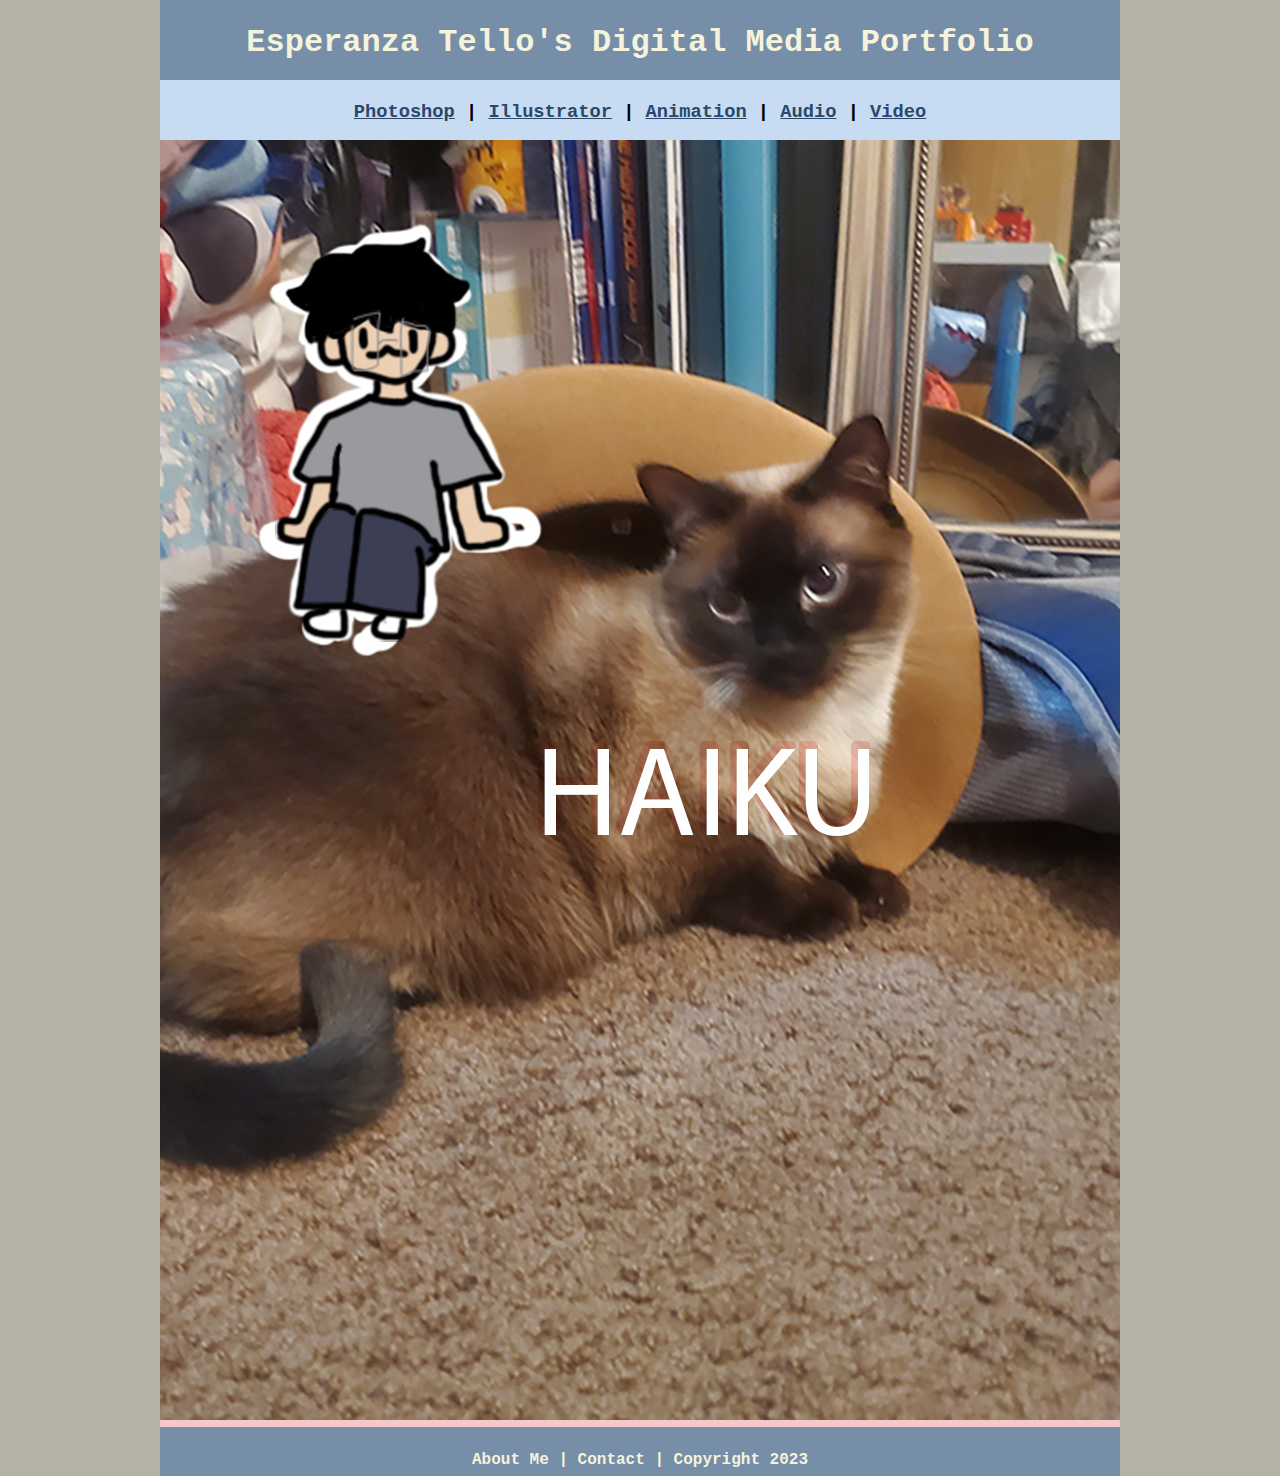
<file: index.html>
<!DOCTYPE html>
<html class="homePage">
<head>
	<!-- This is a comment! Text here will be ignored by the browser. -->
	<meta charset="UTF-8">
	<title>Esperanza Tello's Digital Media Portfolio</title>
	<link href="myCSS.css" rel="stylesheet" type="text/css">
</head>
<body>
<div class="container">
  <div class="header">
  	<h1>Esperanza Tello's Digital Media Portfolio</h1>
  </div>
  <div class="nav">
    <h3><a href="photoshop/index.html">Photoshop</a> | <a href="illustrator/index.html">Illustrator</a> | <a href="animate/index.html">Animation</a> | <a href="audition/index.html">Audio</a> | <a href="video/index.html">Video</a> </h3>
  </div>
  <div class="content">
	  <img src="photoshop/hiakuismycat.jpg" alt="Welcome! width="500">
  </div>
  <div class="footer">
    <h4> About Me | Contact | Copyright 2023</h4>
  </div>
</div>
</body>
</html>
</file>
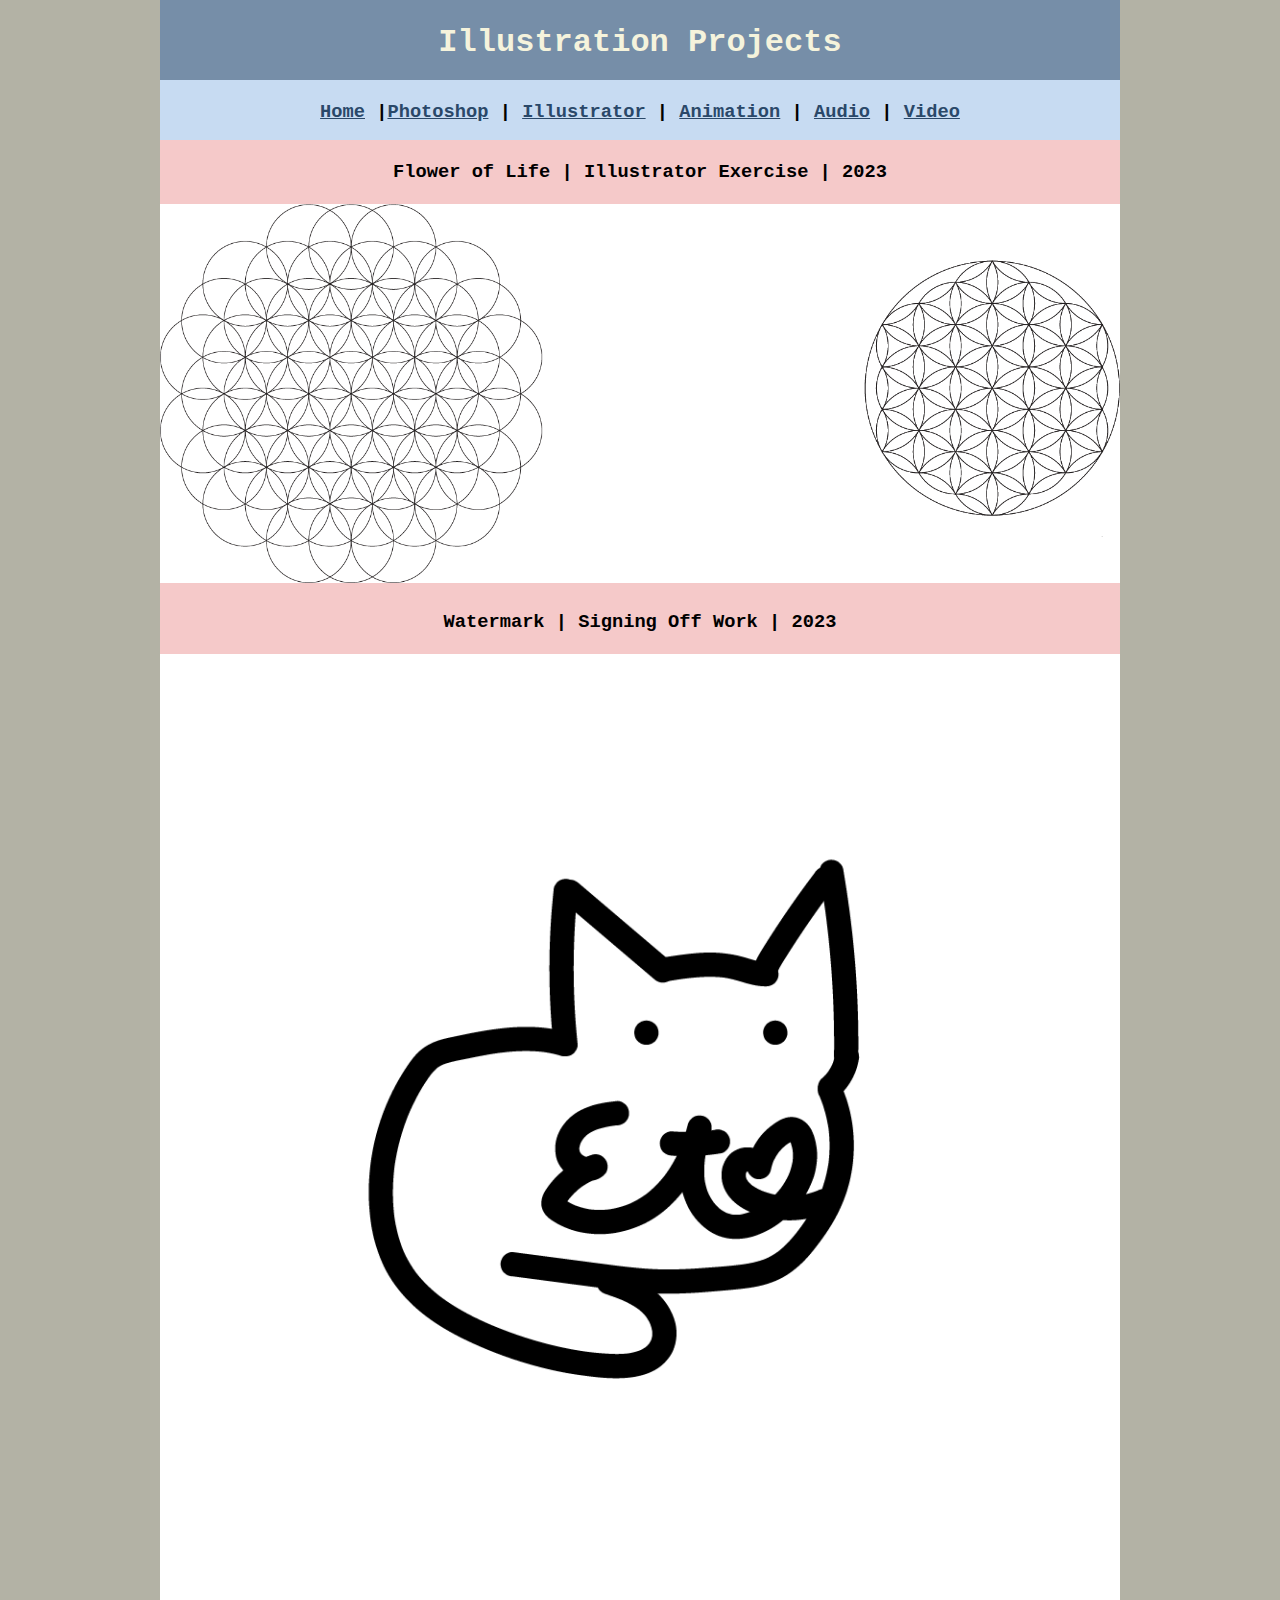
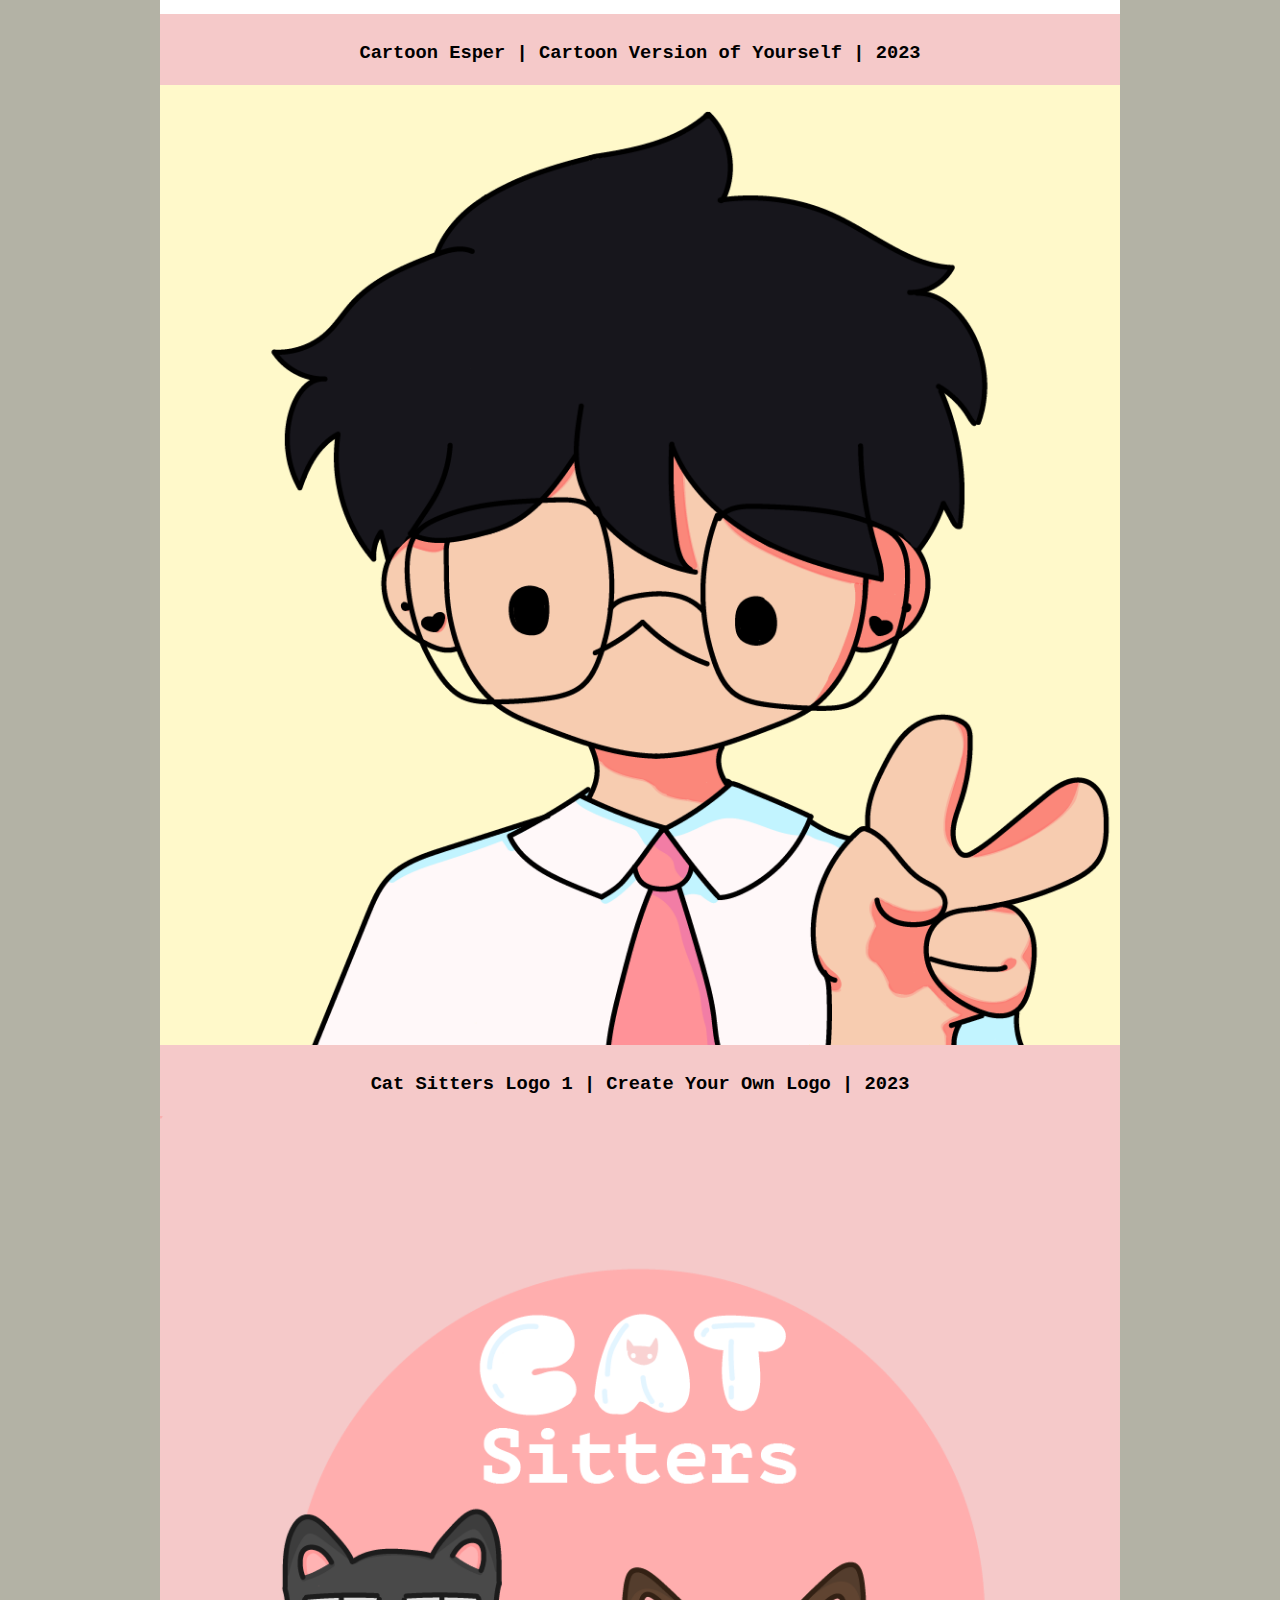
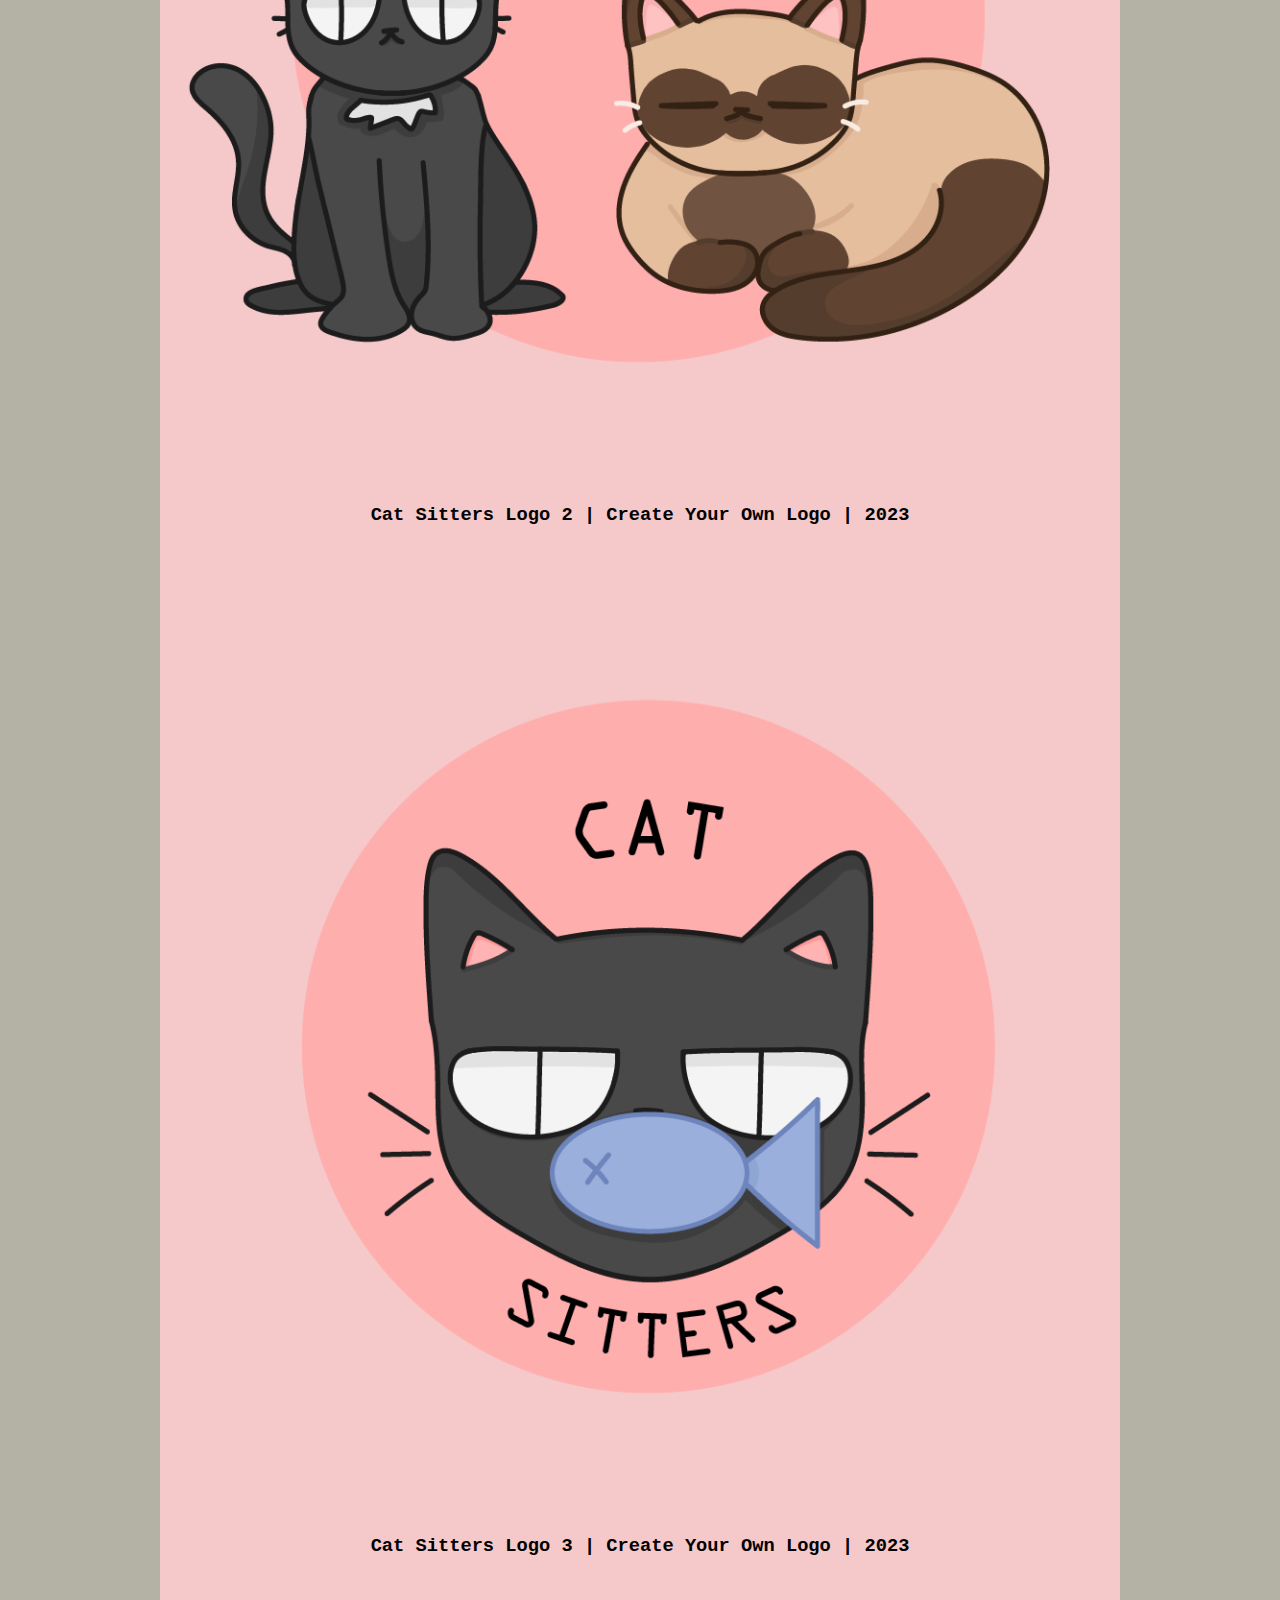
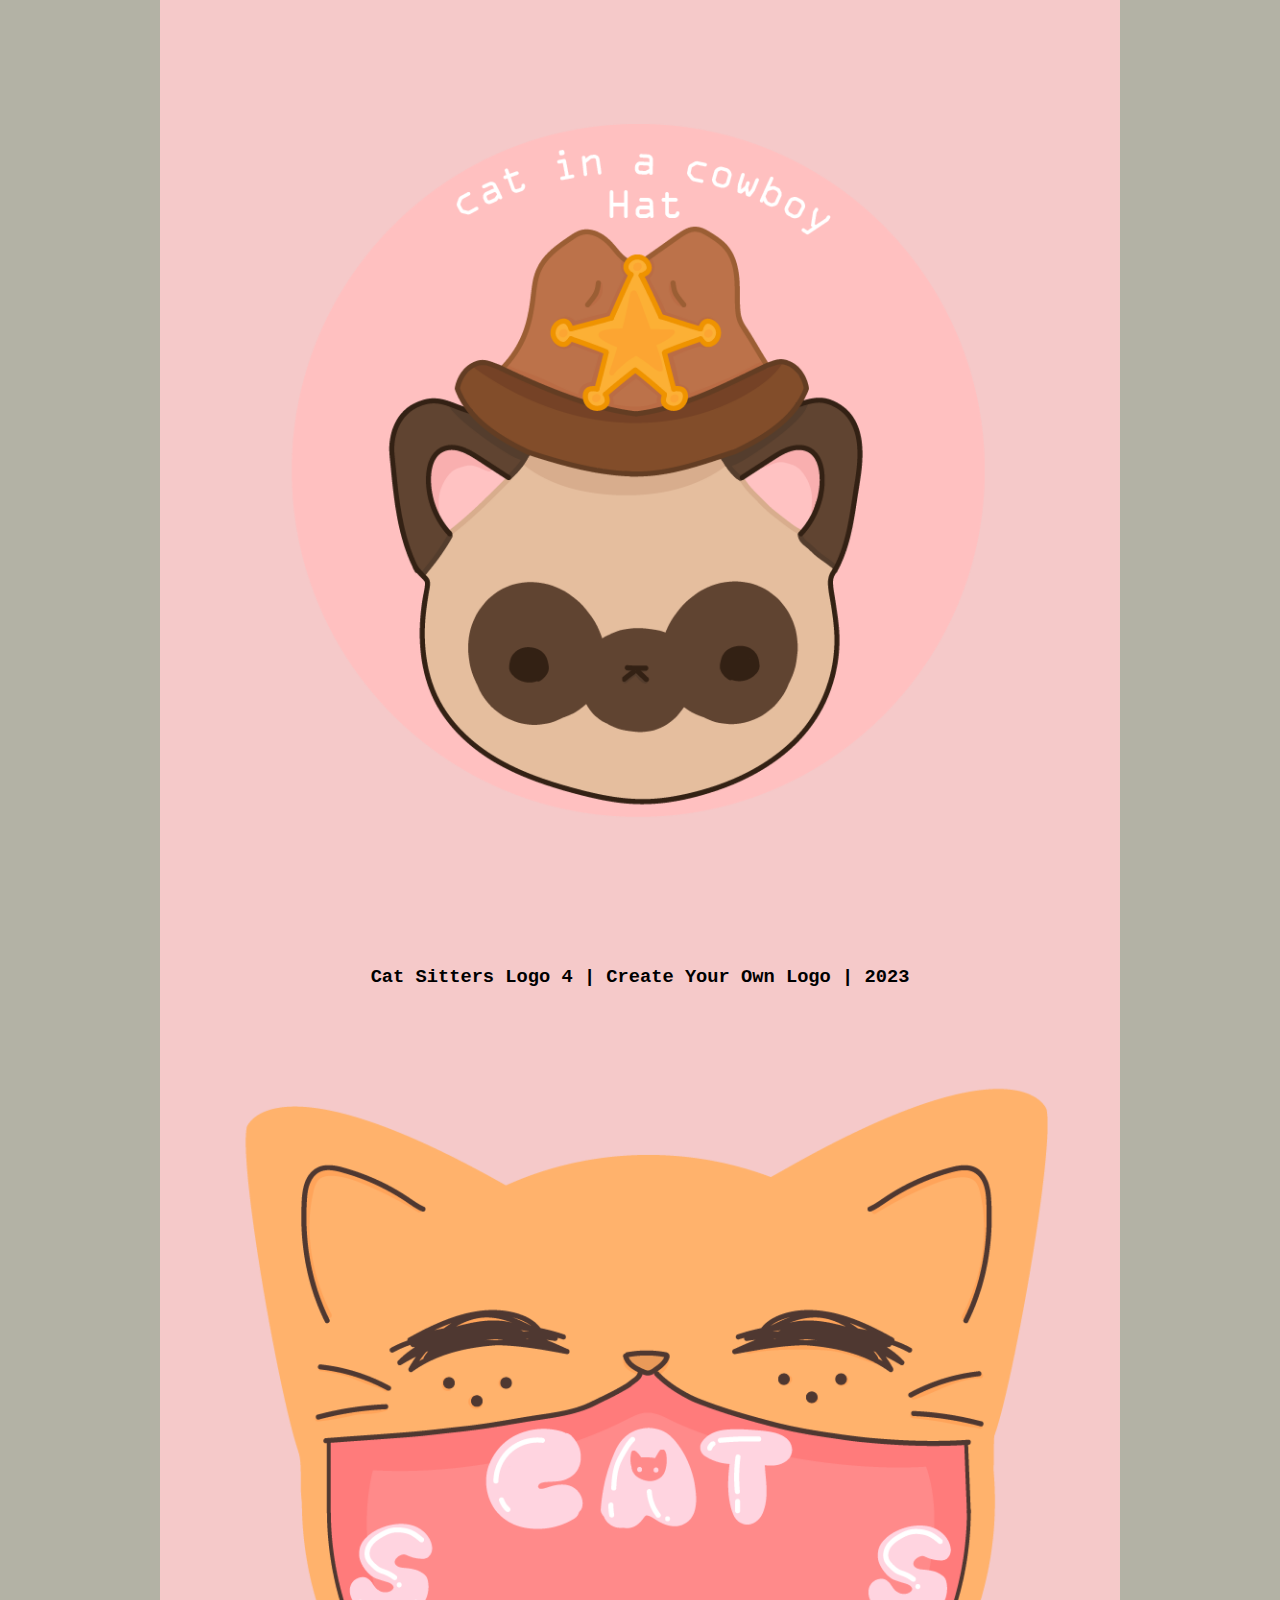
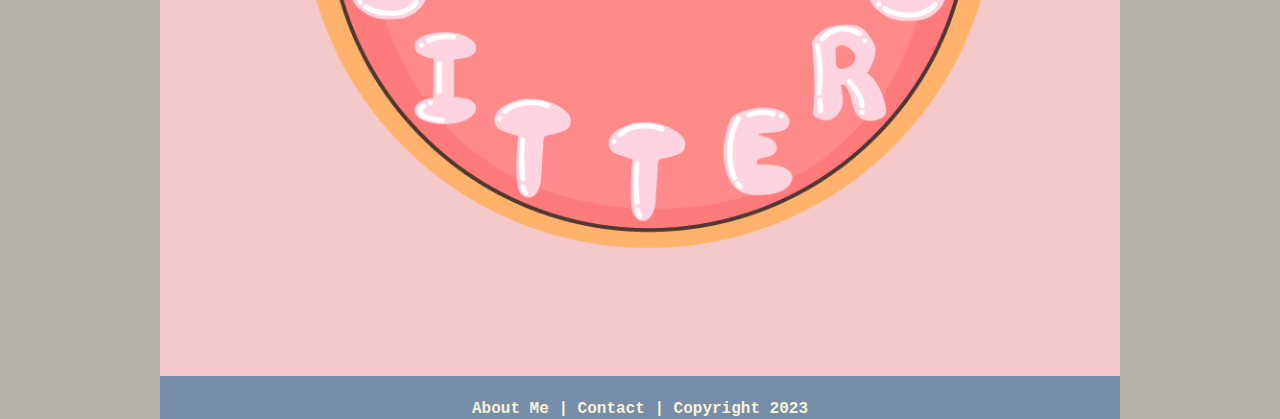
<file: illustrator/index.html>
<!DOCTYPE html>
<html class="homePage">
<head>
	<!-- This is a comment! Text here will be ignored by the browser. -->
	<meta charset="UTF-8">
	<title>Illustration Projects</title>
	<link href="../myCSS.css" rel="stylesheet" type="text/css">
</head>
<body>
<div class="container">
  <div class="header">
  	<h1>Illustration Projects</h1>
  </div>
  <div class="nav">
    <h3><a href="../index.html">Home</a> |<a href="../photoshop/index.html">Photoshop</a> | <a href="index.html">Illustrator</a> | <a href="../animate/index.html">Animation</a> | <a href="../audition/index.html">Audio</a> | <a href="../video/index.html">Video</a> </h3>
  </div>
  <div class="content">
	  <h3>Flower of Life | Illustrator Exercise | 2023</h3>
	  <img src="floweroflife.png" alt="Vector Flower" width="960">
	  <h3>Watermark | Signing Off Work | 2023</h3>
	  <img src="watermark-03.png" alt="Cat Signature" width="960">
	  <h3>Cartoon Esper | Cartoon Version of Yourself | 2023</h3>
	  <img src="Artboard 1.png" alt="Cartoon" width="960">
	  <h3>Cat Sitters Logo 1 | Create Your Own Logo | 2023</h3>
	  <img src="catlogoArtboard 1.png" alt="Logo with cats" width="960">
	  <h3>Cat Sitters Logo 2 | Create Your Own Logo | 2023</h3>
	  <img src="catlogoArtboard 2.png" alt="Logo with cats" width="960">
	  <h3>Cat Sitters Logo 3 | Create Your Own Logo | 2023</h3>
	  <img src="catlogoArtboard 3.png" alt="Logo with cats" width="960">
	  <h3>Cat Sitters Logo 4 | Create Your Own Logo | 2023</h3>
	  <img src="catlogoArtboard 4.png" alt="Logo with cats" width="960">
  </div>
  <div class="footer">
    <h4>About Me | Contact | Copyright 2023</h4>
  </div>
</div>
</body>
</html>
</file>
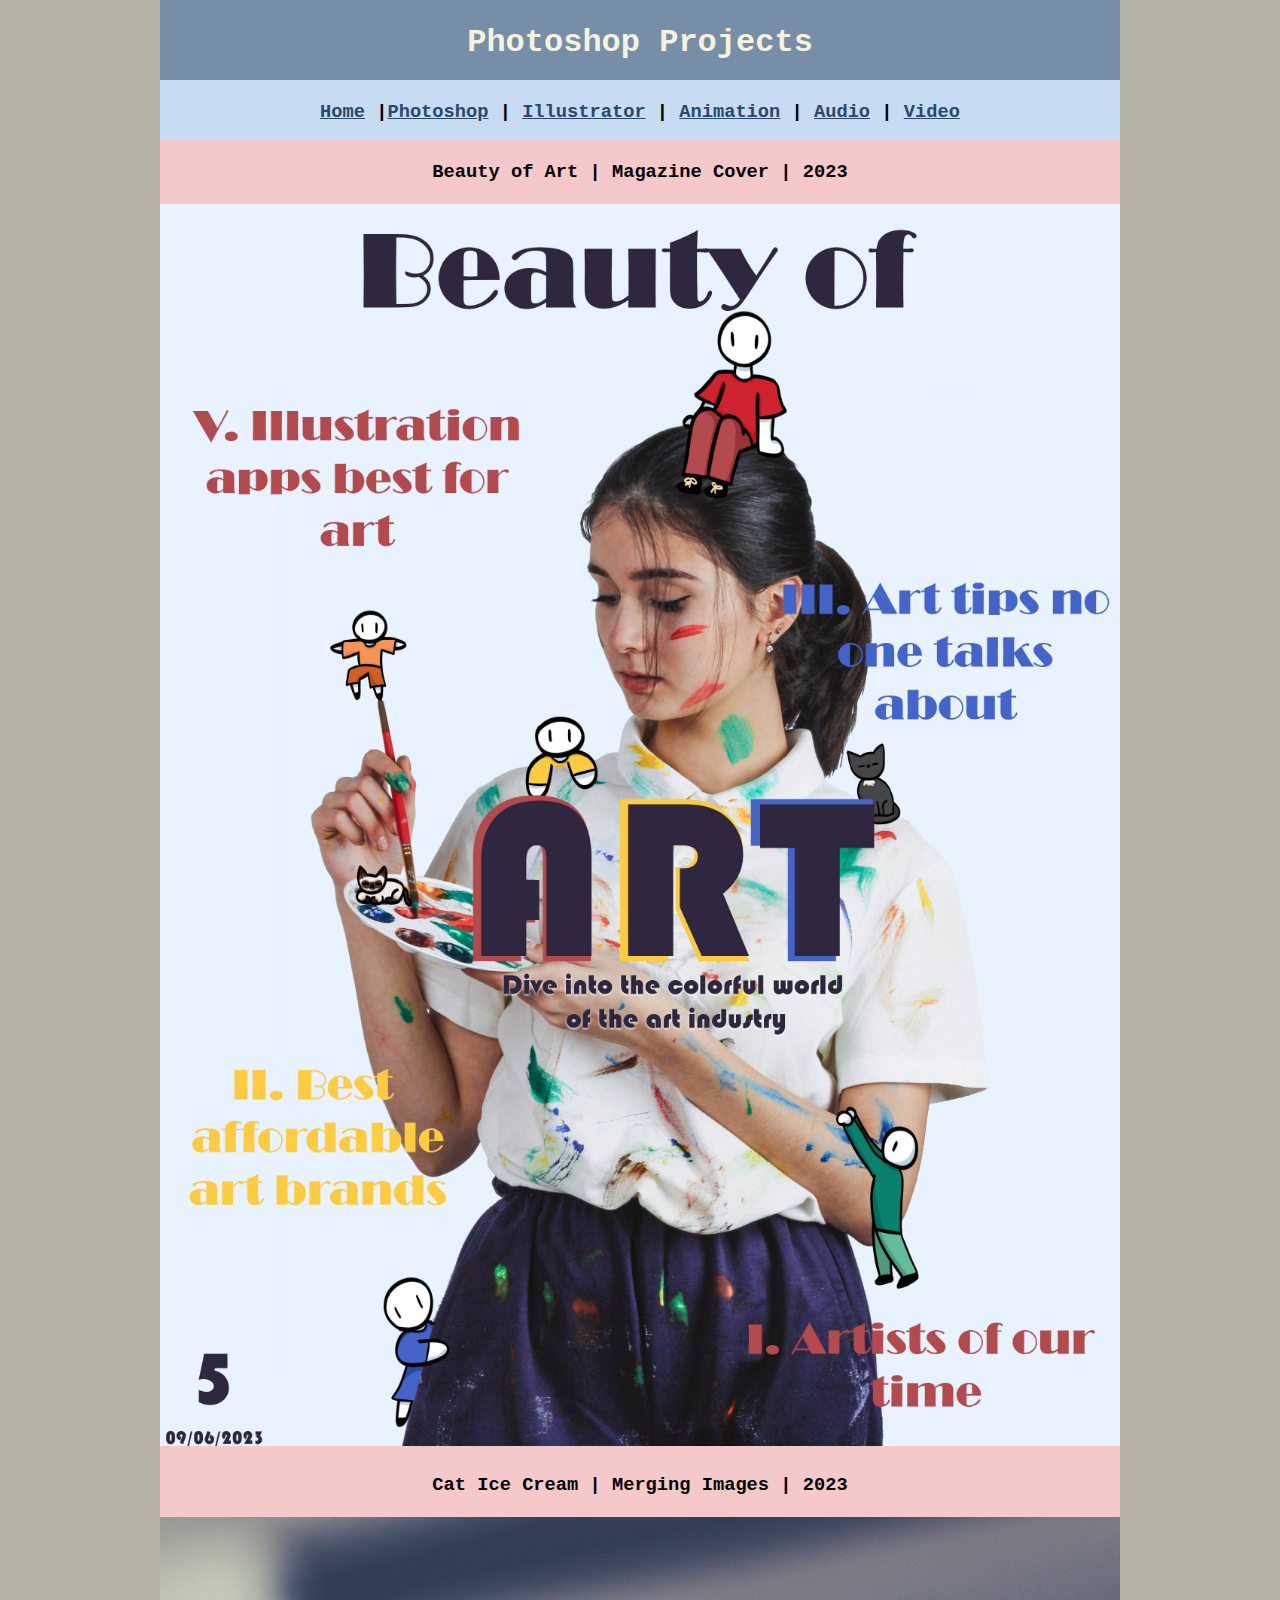
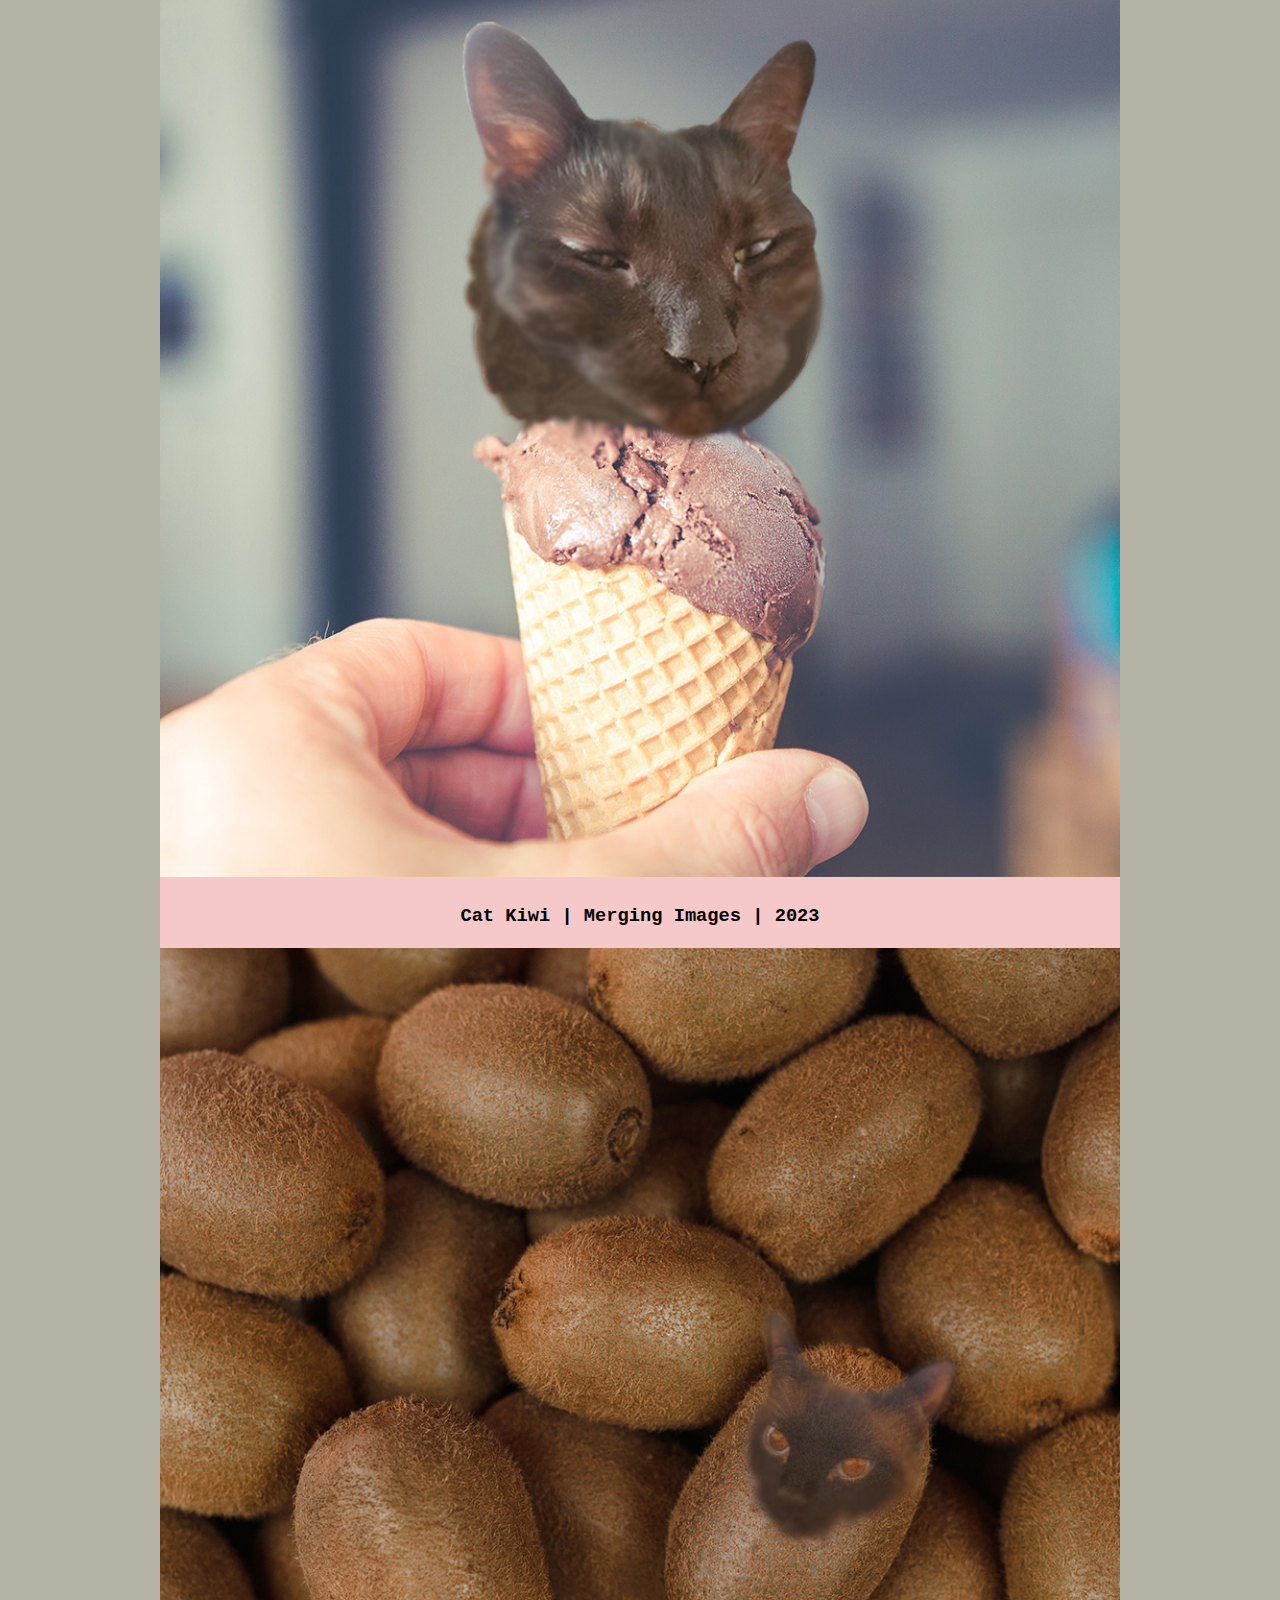
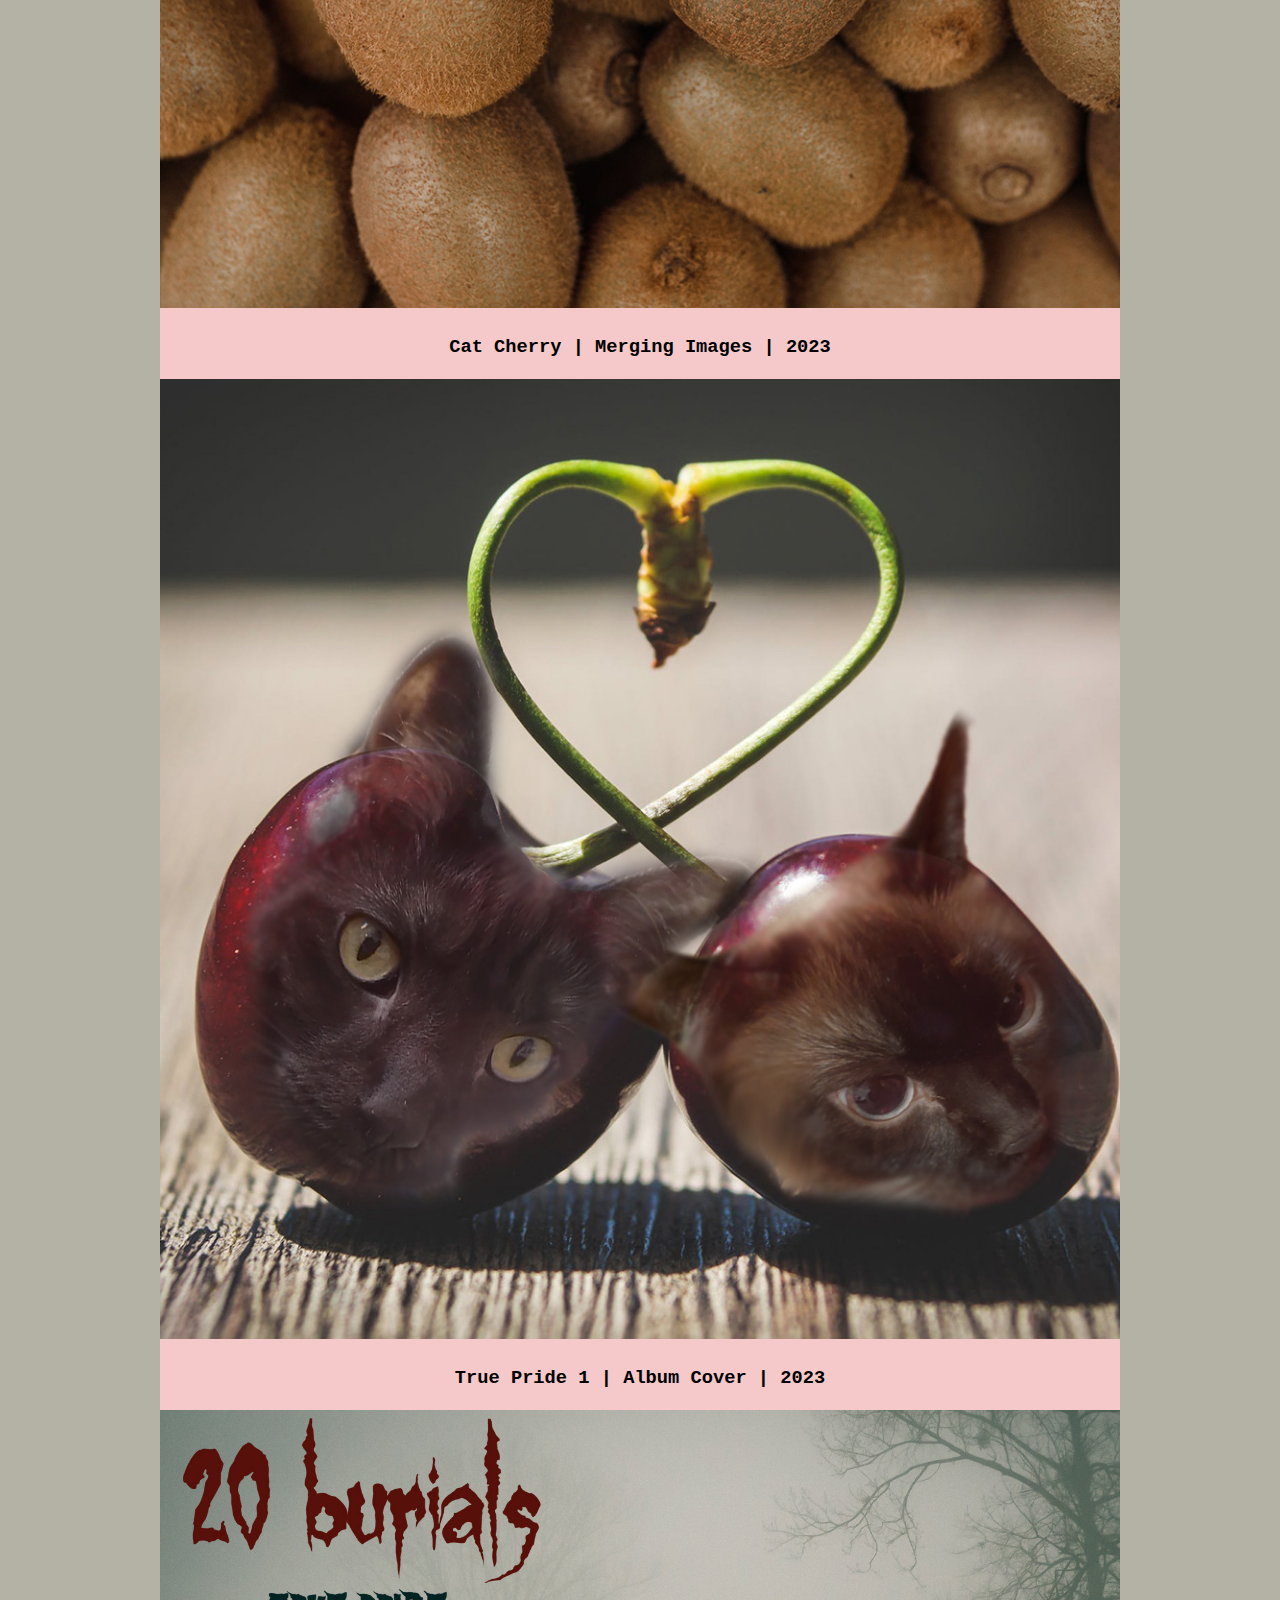
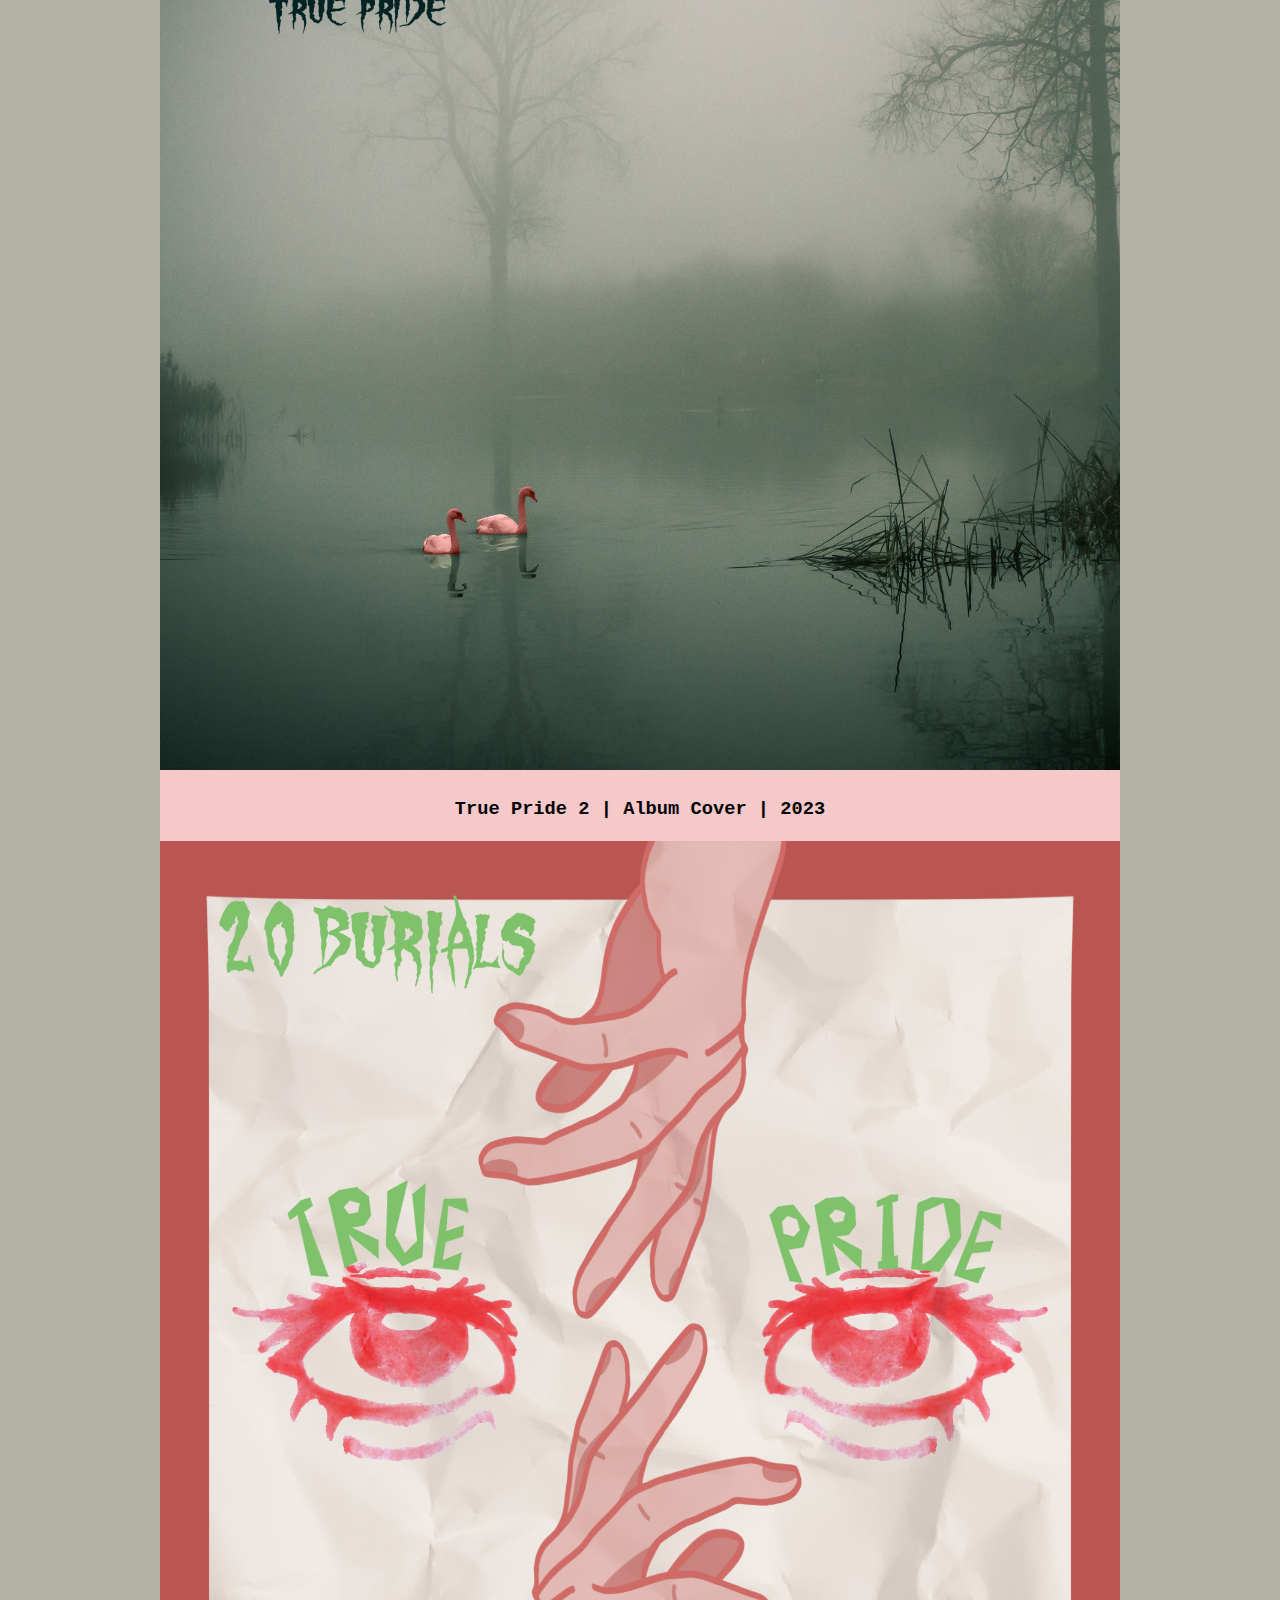
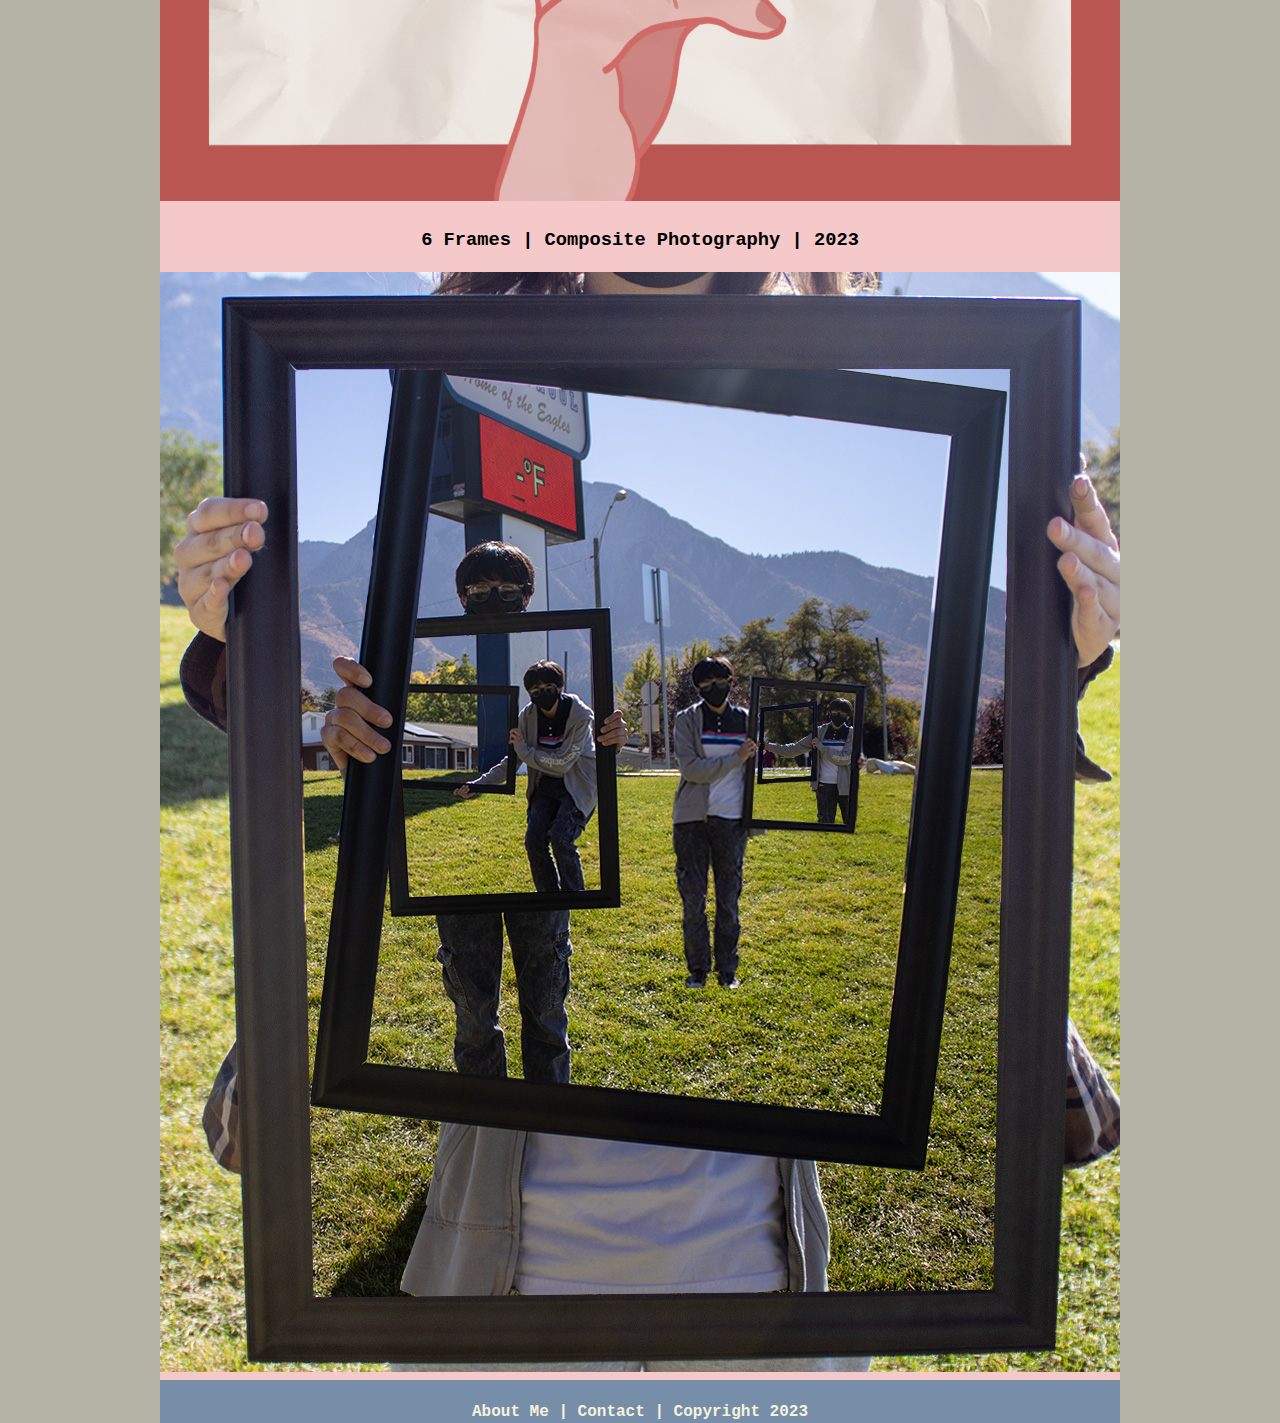
<file: photoshop/index.html>
<!DOCTYPE html>
<html class="homePage">
<head>
	<!-- This is a comment! Text here will be ignored by the browser. -->
	<meta charset="UTF-8">
	<title>Photoshop Projects</title>
	<link href="../myCSS.css" rel="stylesheet" type="text/css">
</head>
<body>
<div class="container">
  <div class="header">
  	<h1>Photoshop Projects</h1>
  </div>
  <div class="nav">
    <h3><a href="../index.html">Home</a> |<a href="index.html">Photoshop</a> | <a href="../illustrator/index.html">Illustrator</a> | <a href="../animate/index.html">Animation</a> | <a href="../audition/index.html">Audio</a> | <a href="../video/index.html">Video</a> </h3>
  </div>
  <div class="content">
	  <h3>Beauty of Art | Magazine Cover | 2023</h3>
	  <img src="magazinecover.jpg" alt="Magazine Cover" width="960">
	  <h3>Cat Ice Cream | Merging Images | 2023</h3>
	  <img src="kurtis coffee.jpg" alt="Ice Cream Cat" width="960">
	  <h3>Cat Kiwi | Merging Images | 2023</h3>
	  <img src="kiwi haiku.jpg" alt="Kiwi Cat" width="960">
	  <h3>Cat Cherry | Merging Images | 2023</h3>
	  <img src="merging images.jpg" alt="Cherry Cat" width="960">
	  <h3>True Pride 1 | Album Cover | 2023</h3>
	  <img src="album-cover-1.jpg" alt="Album Cover" width="960">
	  <h3>True Pride 2 | Album Cover | 2023</h3>
	  <img src="album-cover-2.jpg" alt="Alternative Album Cover" width="960">  
	  <h3>6 Frames | Composite Photography | 2023</h3>
	  <img src="frames.jpg" alt="Frames within Frames" width="960">
  </div>
  <div class="footer">
    <h4>About Me | Contact | Copyright 2023</h4>
  </div>
</div>
</body>
</html>
</file>
<file: myCSS.css>
@charset "UTF-8";
/* This is a comment! Text here will be ignored by the browser. */
body {
     font: 100%/1.4 OCR A Std, monospace;
	font-weight: bold;
	margin: 0 auto;
}
a:link {
     color: #2A4869;
}
a:visited {
     color: #F4A2A8;
}
a:hover, a:active, a:focus { 
     text-decoration: underline;
}


.homePage {
	background: #B3B2A5;
}
.container {
	width: 960px;
	margin: 0 auto;
}
.header {
	background: #768EA8;
	text-align: center;
	margin: 0px;
	padding: 5;
	float: left;
	width: 100%;
	height: 80px;
	color: #F5F3DC;
	
}
.nav {
	background: #C7DBF2;
	margin: 0px;
	padding: 5;
	float: left;
	width: 100%;
	height: 60px;
	text-align: center;
}
.content {
	background: #F5C9C9;
	margin: 0px;
	float: left;
	width: 100%;
	text-align: center;
}
.footer {
	background: #768EA8;
	margin: 0px;
	float: left;
	width: 100%;
	height: 50px;
	text-align: center;
	color: #F5F3DC;
}
</file>
